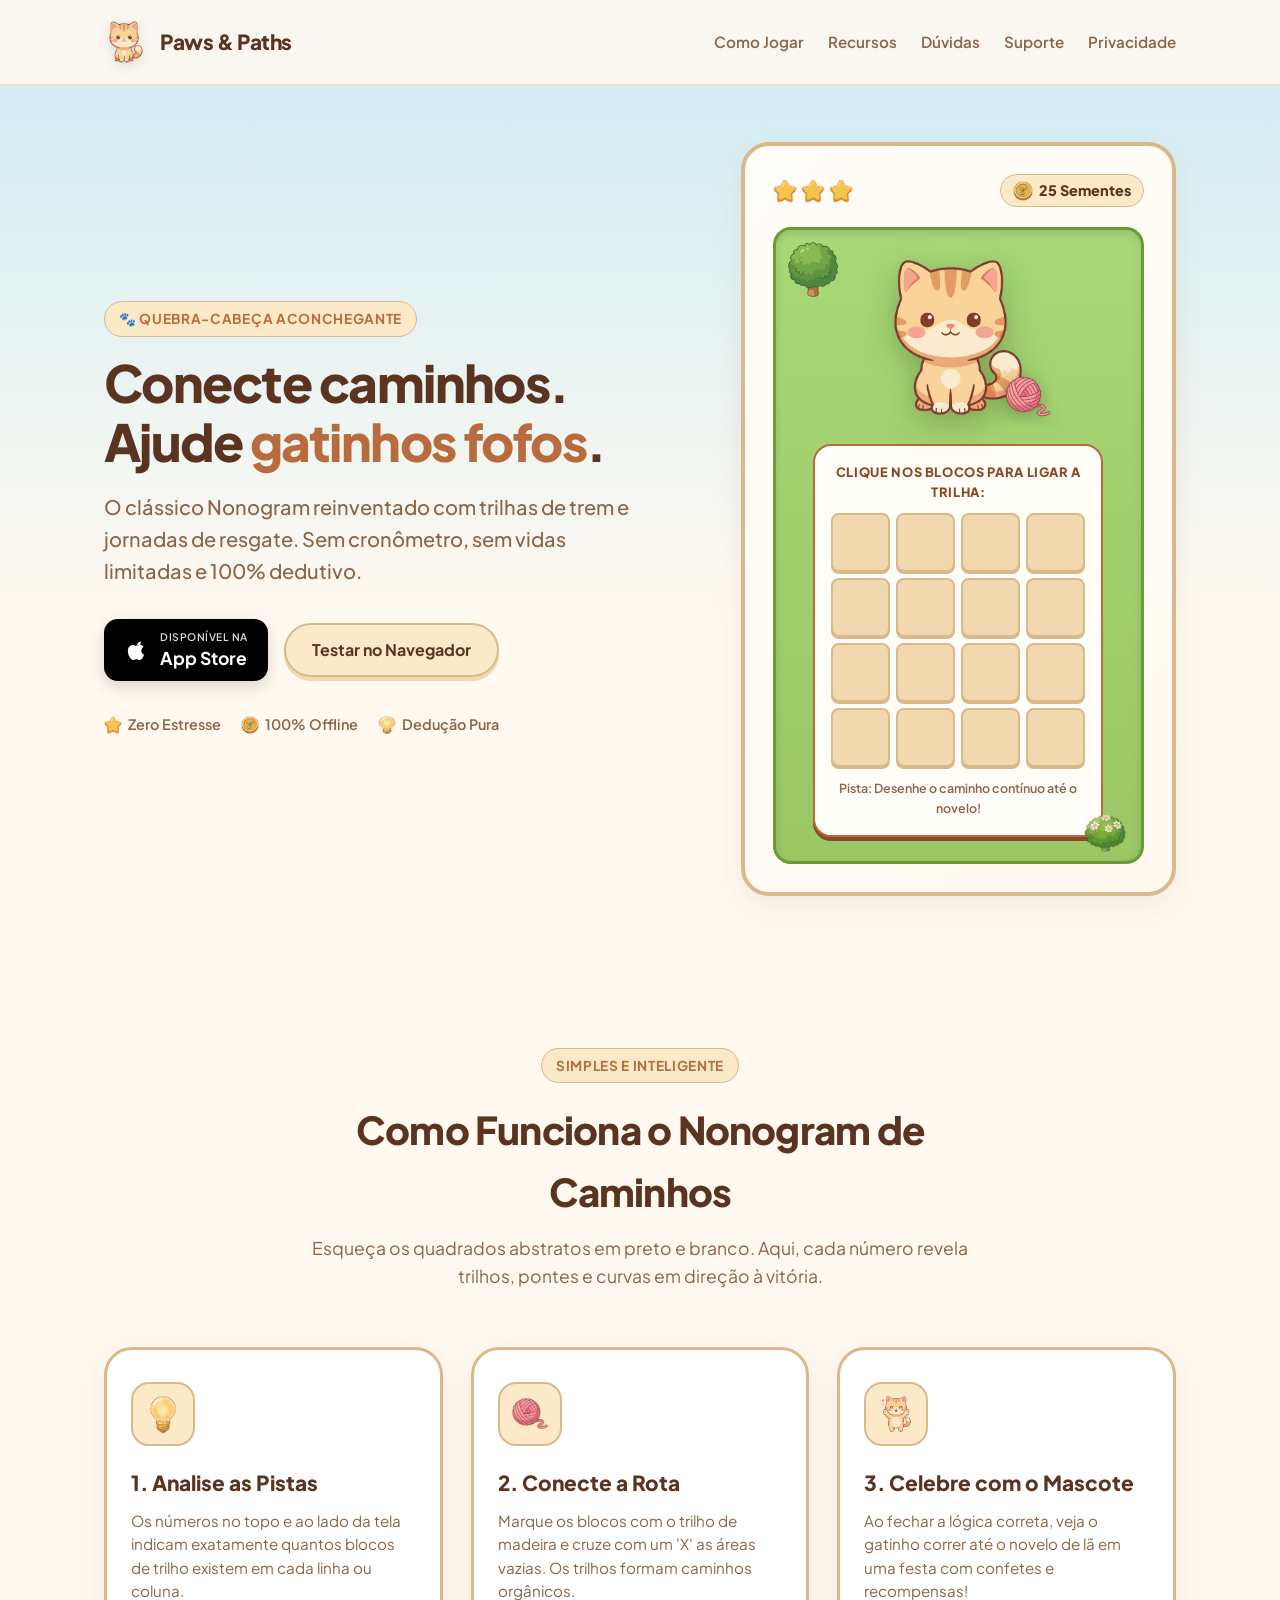
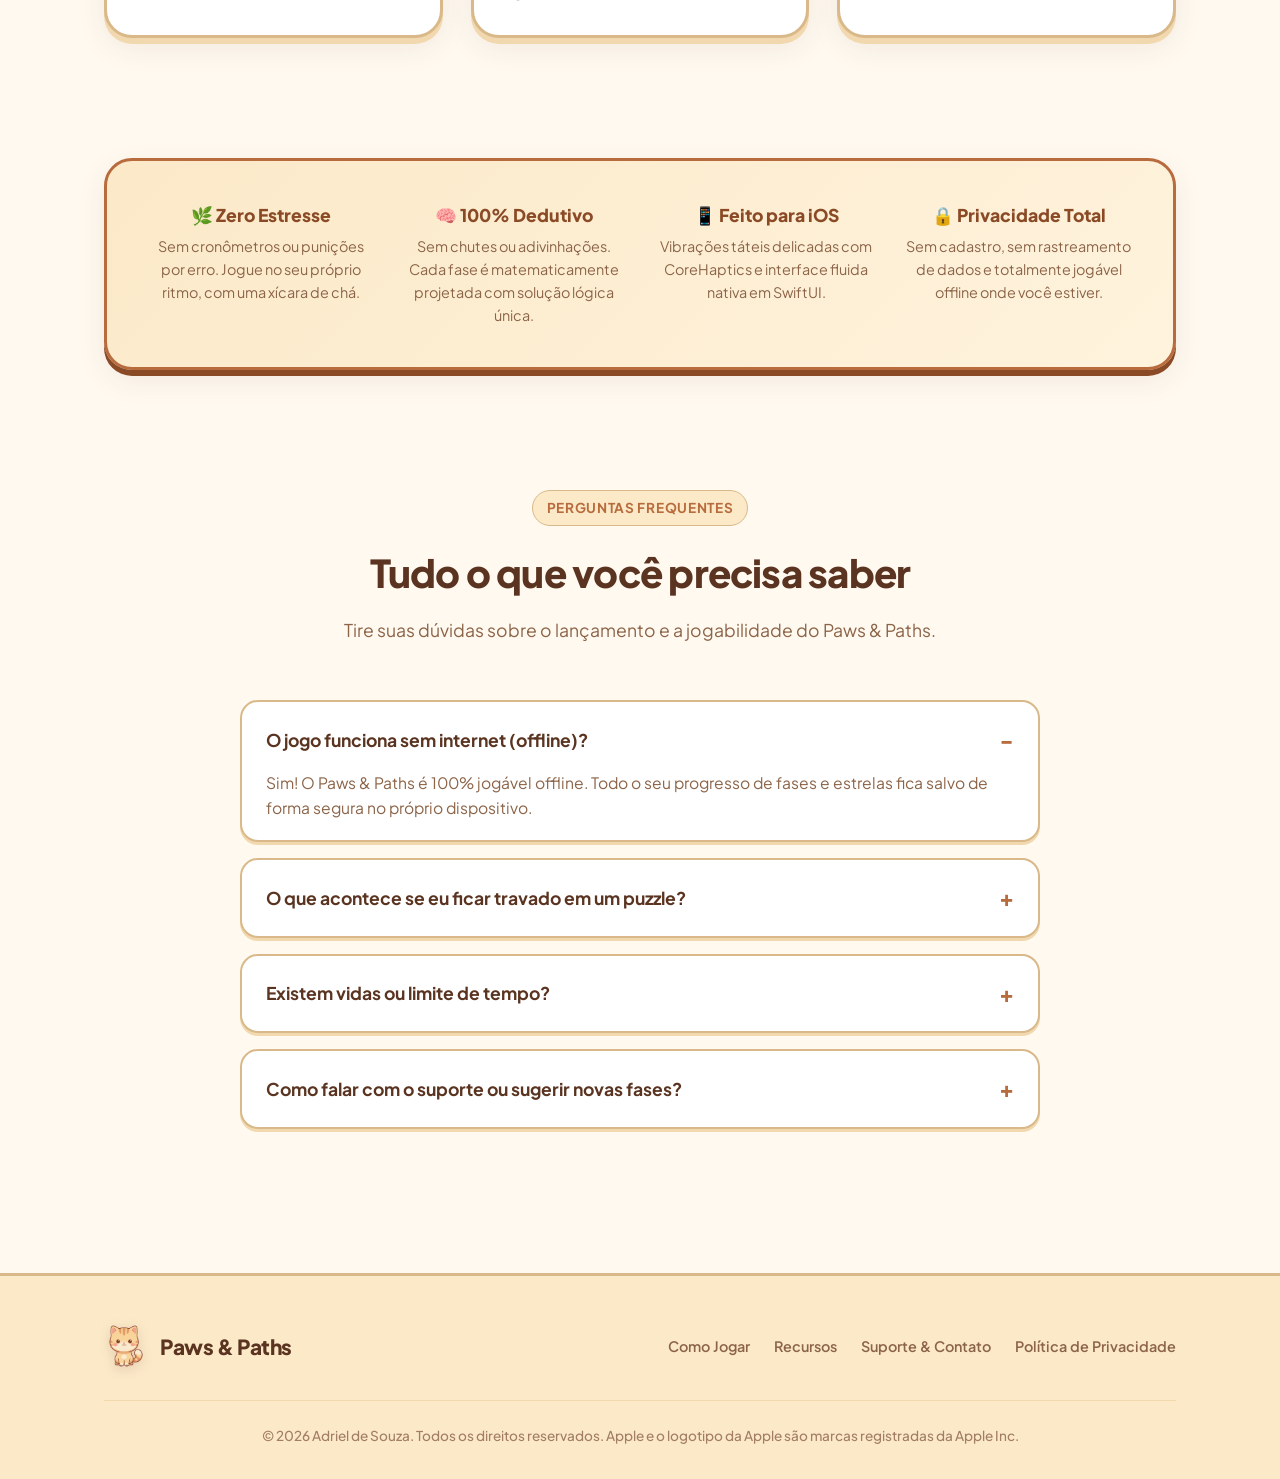
<file: docs/index.html>
<!DOCTYPE html>
<html lang="pt-BR">
<head>
  <meta charset="UTF-8">
  <meta name="viewport" content="width=device-width, initial-scale=1.0">
  <title>Paws & Paths — Cozy Nonogram Puzzle Game para iOS</title>
  <meta name="description" content="Guie mascotes fofos em quebra-cabeças relaxantes de Nonogram. Conecte trilhos, colecione estrelas e relaxe sem cronômetro ou vidas limitadas no iOS.">
  <link rel="icon" type="image/png" href="assets/mascot_kitten_idle.png">
  <link rel="stylesheet" href="style.css">
</head>
<body>
  <div class="sky-meadow-backdrop"></div>

  <!-- Header -->
  <header class="site-header" id="site-header">
    <div class="container nav-wrap">
      <a href="index.html" class="brand-link" id="brand-link">
        <img src="assets/mascot_kitten_idle.png" alt="Paws & Paths Gatinho" class="brand-icon">
        <span>Paws & Paths</span>
      </a>

      <nav aria-label="Navegação principal">
        <ul class="nav-links">
          <li><a href="#como-jogar" id="nav-how-to-play">Como Jogar</a></li>
          <li><a href="#recursos" id="nav-features">Recursos</a></li>
          <li><a href="#faq" id="nav-faq">Dúvidas</a></li>
          <li><a href="support.html" id="nav-support">Suporte</a></li>
          <li><a href="privacy.html" id="nav-privacy">Privacidade</a></li>
        </ul>
      </nav>
    </div>
  </header>

  <!-- Main Content -->
  <main>
    <!-- Hero Section -->
    <section class="hero" id="hero-section">
      <div class="container hero-grid">
        <div class="hero-content">
          <div class="cozy-pill">
            <span>🐾 Quebra-Cabeça Aconchegante</span>
          </div>
          <h1>Conecte caminhos.<br>Ajude <span class="highlight">gatinhos fofos</span>.</h1>
          <p class="hero-subtitle">
            O clássico Nonogram reinventado com trilhas de trem e jornadas de resgate. Sem cronômetro, sem vidas limitadas e 100% dedutivo.
          </p>

          <div class="hero-actions">
            <a href="https://apple.co" class="appstore-badge" id="btn-appstore-download">
              <svg width="24" height="24" viewBox="0 0 24 24" fill="currentColor">
                <path d="M18.71 19.5c-.83 1.24-1.71 2.45-3.05 2.47-1.34.03-1.77-.79-3.29-.79-1.53 0-2 .77-3.27.82-1.31.05-2.3-1.32-3.14-2.53C4.25 17 2.94 12.45 4.7 9.39c.87-1.52 2.43-2.48 4.12-2.51 1.28-.02 2.5.87 3.29.87.78 0 2.26-1.07 3.81-.91.65.03 2.47.26 3.64 1.98-.09.06-2.17 1.28-2.15 3.81.03 3.02 2.65 4.03 2.68 4.04-.03.07-.42 1.44-1.38 2.83M15.97 6.37c.62-.75 1.04-1.8 0.92-2.87-.9.04-2 .6-2.65 1.35-.58.65-1.08 1.73-.95 2.76 1.01.08 2.05-.49 2.68-1.24z"/>
              </svg>
              <div>
                <span class="badge-sub">Disponível na</span>
                <span class="badge-main">App Store</span>
              </div>
            </a>
            <a href="#mini-puzzle" class="btn btn-cream" id="btn-test-drive">Testar no Navegador</a>
          </div>

          <div class="trust-bullets">
            <div class="trust-item">
              <img src="assets/icon_star.png" alt="Estrela" width="18" height="18">
              <span>Zero Estresse</span>
            </div>
            <div class="trust-item">
              <img src="assets/icon_seed_coin.png" alt="Semente" width="18" height="18">
              <span>100% Offline</span>
            </div>
            <div class="trust-item">
              <img src="assets/icon_hint_lamp.png" alt="Dica" width="18" height="18">
              <span>Dedução Pura</span>
            </div>
          </div>
        </div>

        <!-- Diorama Visual Card with Interactive Mini Nonogram -->
        <div class="hero-visual">
          <div class="diorama-frame">
            <div class="diorama-top">
              <div class="stars-row">
                <img src="assets/icon_star.png" alt="Estrela 1">
                <img src="assets/icon_star.png" alt="Estrela 2">
                <img src="assets/icon_star.png" alt="Estrela 3">
              </div>
              <div class="coins-badge">
                <img src="assets/icon_seed_coin.png" alt="Moedas">
                <span id="demo-coins-counter">25 Sementes</span>
              </div>
            </div>

            <div class="diorama-scene">
              <div class="scene-decorations">
                <img src="assets/prop_tree.png" alt="Árvore" class="decor-tree">
                <img src="assets/prop_flower_bush.png" alt="Arbusto" class="decor-bush">
              </div>

              <div class="mascot-hero-wrap">
                <img src="assets/mascot_kitten_idle.png" alt="Gatinho Mascote" id="hero-mascot-img" class="mascot-hero-img">
                <img src="assets/prop_yarn_ball.png" alt="Novelo de Lã" class="yarn-hero-img">
              </div>

              <!-- Interactive Mini-Puzzle Demo -->
              <div class="mini-puzzle-box" id="mini-puzzle">
                <div class="mini-puzzle-header" id="puzzle-status-text">Clique nos blocos para ligar a trilha:</div>
                <div class="mini-grid" id="mini-nonogram-grid">
                  <!-- Cells will be populated by JS -->
                </div>
                <div class="mini-puzzle-footer" id="puzzle-clue-hint">
                  Pista: Desenhe o caminho contínuo até o novelo!
                </div>
              </div>
            </div>
          </div>
        </div>
      </div>
    </section>

    <!-- Como Jogar Section -->
    <section class="section" id="como-jogar">
      <div class="container">
        <div class="section-head">
          <div class="cozy-pill">Simples e Inteligente</div>
          <h2>Como Funciona o Nonogram de Caminhos</h2>
          <p>Esqueça os quadrados abstratos em preto e branco. Aqui, cada número revela trilhos, pontes e curvas em direção à vitória.</p>
        </div>

        <div class="features-grid">
          <div class="feature-card">
            <div class="card-icon-wrap">
              <img src="assets/icon_hint_lamp.png" alt="Pistas">
            </div>
            <h3>1. Analise as Pistas</h3>
            <p>Os números no topo e ao lado da tela indicam exatamente quantos blocos de trilho existem em cada linha ou coluna.</p>
          </div>

          <div class="feature-card">
            <div class="card-icon-wrap">
              <img src="assets/prop_yarn_ball.png" alt="Trilhas">
            </div>
            <h3>2. Conecte a Rota</h3>
            <p>Marque os blocos com o trilho de madeira e cruze com um 'X' as áreas vazias. Os trilhos formam caminhos orgânicos.</p>
          </div>

          <div class="feature-card">
            <div class="card-icon-wrap">
              <img src="assets/mascot_kitten_celebrate.png" alt="Comemoração">
            </div>
            <h3>3. Celebre com o Mascote</h3>
            <p>Ao fechar a lógica correta, veja o gatinho correr até o novelo de lã em uma festa com confetes e recompensas!</p>
          </div>
        </div>
      </div>
    </section>

    <!-- Banner Pillars -->
    <section class="container">
      <div class="cozy-box-banner">
        <div class="pillars-grid">
          <div class="pillar-item">
            <h4>🌿 Zero Estresse</h4>
            <p>Sem cronômetros ou punições por erro. Jogue no seu próprio ritmo, com uma xícara de chá.</p>
          </div>
          <div class="pillar-item">
            <h4>🧠 100% Dedutivo</h4>
            <p>Sem chutes ou adivinhações. Cada fase é matematicamente projetada com solução lógica única.</p>
          </div>
          <div class="pillar-item">
            <h4>📱 Feito para iOS</h4>
            <p>Vibrações táteis delicadas com CoreHaptics e interface fluida nativa em SwiftUI.</p>
          </div>
          <div class="pillar-item">
            <h4>🔒 Privacidade Total</h4>
            <p>Sem cadastro, sem rastreamento de dados e totalmente jogável offline onde você estiver.</p>
          </div>
        </div>
      </div>
    </section>

    <!-- FAQ Section -->
    <section class="section" id="faq">
      <div class="container">
        <div class="section-head">
          <div class="cozy-pill">Perguntas Frequentes</div>
          <h2>Tudo o que você precisa saber</h2>
          <p>Tire suas dúvidas sobre o lançamento e a jogabilidade do Paws & Paths.</p>
        </div>

        <div class="faq-list">
          <details class="faq-item" open>
            <summary>O jogo funciona sem internet (offline)?</summary>
            <p>Sim! O Paws & Paths é 100% jogável offline. Todo o seu progresso de fases e estrelas fica salvo de forma segura no próprio dispositivo.</p>
          </details>

          <details class="faq-item">
            <summary>O que acontece se eu ficar travado em um puzzle?</summary>
            <p>Você pode usar o sistema de Dicas amigáveis usando as Sementes obtidas ao completar fases anteriores. A dica revela uma célula lógica sem estragar o desafio.</p>
          </details>

          <details class="faq-item">
            <summary>Existem vidas ou limite de tempo?</summary>
            <p>Não. Acreditamos na filosofia "cozy": você nunca perderá vidas, não sofrerá penalidades e pode reiniciar ou desfazer movimentos a qualquer momento.</p>
          </details>

          <details class="faq-item">
            <summary>Como falar com o suporte ou sugerir novas fases?</summary>
            <p>Você pode entrar em contato conosco a qualquer momento através da nossa <a href="support.html">Página de Suporte</a> ou pelo e-mail oficial.</p>
          </details>
        </div>
      </div>
    </section>
  </main>

  <!-- Footer -->
  <footer class="site-footer">
    <div class="container">
      <div class="footer-grid">
        <div class="brand-link">
          <img src="assets/mascot_kitten_idle.png" alt="Logo" class="brand-icon">
          <span>Paws & Paths</span>
        </div>

        <ul class="footer-nav">
          <li><a href="#como-jogar">Como Jogar</a></li>
          <li><a href="#recursos">Recursos</a></li>
          <li><a href="support.html">Suporte & Contato</a></li>
          <li><a href="privacy.html">Política de Privacidade</a></li>
        </ul>
      </div>

      <div class="footer-copy">
        <p>&copy; 2026 Adriel de Souza. Todos os direitos reservados. Apple e o logotipo da Apple são marcas registradas da Apple Inc.</p>
      </div>
    </div>
  </footer>

  <!-- Interactive Mini-Nonogram Script -->
  <script>
    // 4x4 Mini Nonogram Puzzle Solution:
    // [1, 1, 0, 0]
    // [0, 1, 1, 0]
    // [0, 0, 1, 1]
    // [0, 0, 0, 1]
    const solution = [
      [1, 1, 0, 0],
      [0, 1, 1, 0],
      [0, 0, 1, 1],
      [0, 0, 0, 1]
    ];
    let userState = [
      [0, 0, 0, 0],
      [0, 0, 0, 0],
      [0, 0, 0, 0],
      [0, 0, 0, 0]
    ];

    const gridEl = document.getElementById('mini-nonogram-grid');
    const mascotEl = document.getElementById('hero-mascot-img');
    const statusText = document.getElementById('puzzle-status-text');

    function checkWin() {
      for (let r = 0; r < 4; r++) {
        for (let c = 0; c < 4; c++) {
          const expected = solution[r][c];
          const actual = userState[r][c] === 1 ? 1 : 0;
          if (expected !== actual) return false;
        }
      }
      return true;
    }

    function renderGrid() {
      gridEl.innerHTML = '';
      for (let r = 0; r < 4; r++) {
        for (let c = 0; c < 4; c++) {
          const cell = document.createElement('div');
          cell.className = 'mini-cell';
          const val = userState[r][c];
          if (val === 1) {
            cell.classList.add('marked-path');
            cell.textContent = '🛤️';
          } else if (val === 2) {
            cell.classList.add('marked-cross');
            cell.textContent = '✕';
          }

          cell.addEventListener('click', () => {
            // Cycle: 0 (empty) -> 1 (path) -> 2 (cross) -> 0
            userState[r][c] = (userState[r][c] + 1) % 3;
            renderGrid();

            if (checkWin()) {
              statusText.textContent = '🎉 Parabéns! O gatinho chegou ao novelo!';
              statusText.style.color = '#4E9632';
              mascotEl.src = 'assets/mascot_kitten_celebrate.png';
            } else {
              mascotEl.src = 'assets/mascot_kitten_idle.png';
            }
          });

          gridEl.appendChild(cell);
        }
      }
    }

    renderGrid();
  </script>
</body>
</html>
</file>
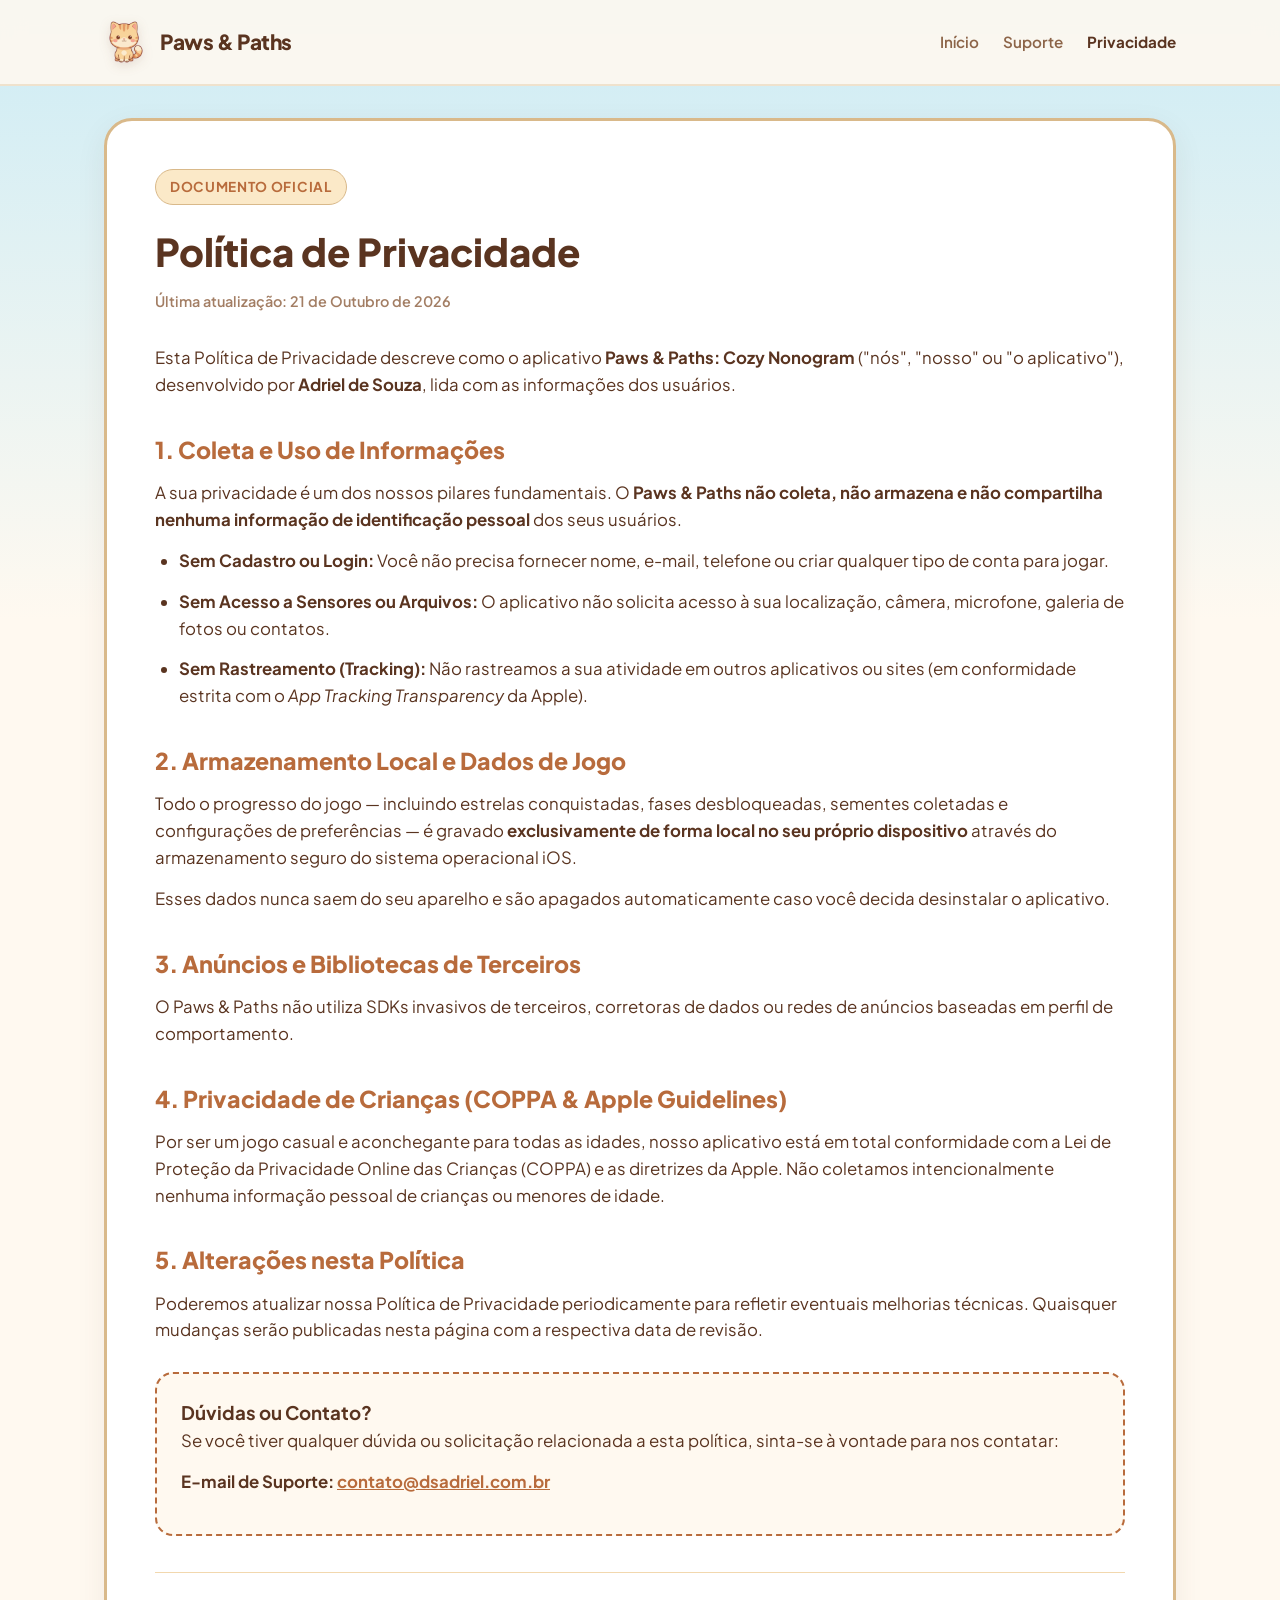
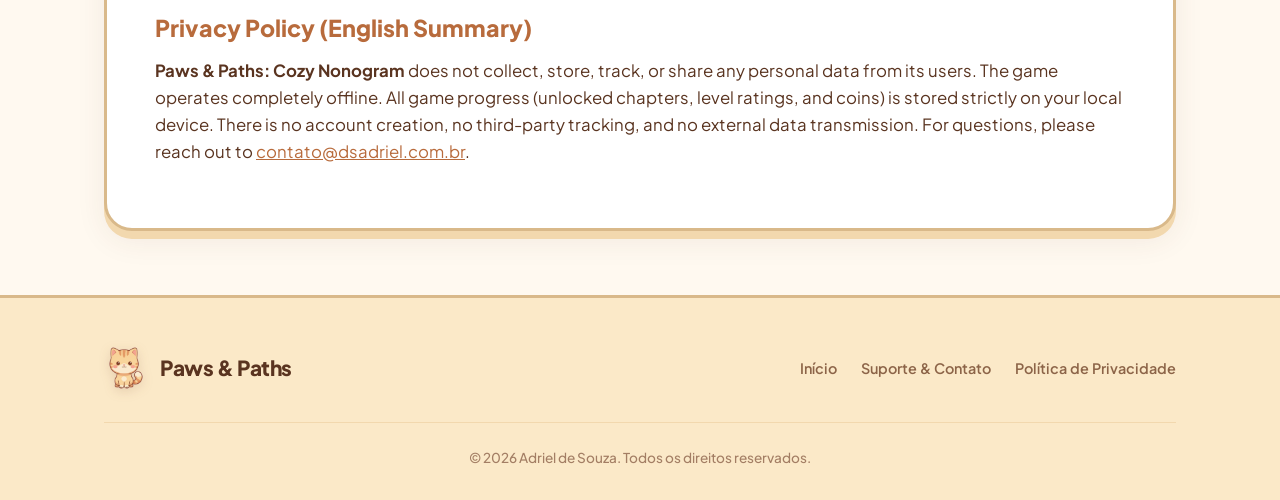
<file: docs/privacy.html>
<!DOCTYPE html>
<html lang="pt-BR">
<head>
  <meta charset="UTF-8">
  <meta name="viewport" content="width=device-width, initial-scale=1.0">
  <title>Política de Privacidade — Paws & Paths</title>
  <meta name="description" content="Política de Privacidade oficial do aplicativo Paws & Paths: Cozy Nonogram para iOS. Saiba como seus dados são protegidos.">
  <link rel="icon" type="image/png" href="assets/mascot_kitten_idle.png">
  <link rel="stylesheet" href="style.css">
</head>
<body>
  <div class="sky-meadow-backdrop"></div>

  <!-- Header -->
  <header class="site-header" id="site-header">
    <div class="container nav-wrap">
      <a href="index.html" class="brand-link" id="brand-link">
        <img src="assets/mascot_kitten_idle.png" alt="Paws & Paths Gatinho" class="brand-icon">
        <span>Paws & Paths</span>
      </a>

      <nav aria-label="Navegação secundária">
        <ul class="nav-links">
          <li><a href="index.html">Início</a></li>
          <li><a href="support.html">Suporte</a></li>
          <li><a href="privacy.html" class="active">Privacidade</a></li>
        </ul>
      </nav>
    </div>
  </header>

  <!-- Main Content -->
  <main class="container">
    <article class="content-card">
      <div class="cozy-pill">Documento Oficial</div>
      <h1>Política de Privacidade</h1>
      <span class="meta-date">Última atualização: 21 de Outubro de 2026</span>

      <p>
        Esta Política de Privacidade descreve como o aplicativo <strong>Paws & Paths: Cozy Nonogram</strong> ("nós", "nosso" ou "o aplicativo"), desenvolvido por <strong>Adriel de Souza</strong>, lida com as informações dos usuários.
      </p>

      <h2>1. Coleta e Uso de Informações</h2>
      <p>
        A sua privacidade é um dos nossos pilares fundamentais. O <strong>Paws & Paths não coleta, não armazena e não compartilha nenhuma informação de identificação pessoal</strong> dos seus usuários.
      </p>
      <ul>
        <li><strong>Sem Cadastro ou Login:</strong> Você não precisa fornecer nome, e-mail, telefone ou criar qualquer tipo de conta para jogar.</li>
        <li><strong>Sem Acesso a Sensores ou Arquivos:</strong> O aplicativo não solicita acesso à sua localização, câmera, microfone, galeria de fotos ou contatos.</li>
        <li><strong>Sem Rastreamento (Tracking):</strong> Não rastreamos a sua atividade em outros aplicativos ou sites (em conformidade estrita com o <em>App Tracking Transparency</em> da Apple).</li>
      </ul>

      <h2>2. Armazenamento Local e Dados de Jogo</h2>
      <p>
        Todo o progresso do jogo — incluindo estrelas conquistadas, fases desbloqueadas, sementes coletadas e configurações de preferências — é gravado <strong>exclusivamente de forma local no seu próprio dispositivo</strong> através do armazenamento seguro do sistema operacional iOS.
      </p>
      <p>
        Esses dados nunca saem do seu aparelho e são apagados automaticamente caso você decida desinstalar o aplicativo.
      </p>

      <h2>3. Anúncios e Bibliotecas de Terceiros</h2>
      <p>
        O Paws & Paths não utiliza SDKs invasivos de terceiros, corretoras de dados ou redes de anúncios baseadas em perfil de comportamento.
      </p>

      <h2>4. Privacidade de Crianças (COPPA & Apple Guidelines)</h2>
      <p>
        Por ser um jogo casual e aconchegante para todas as idades, nosso aplicativo está em total conformidade com a Lei de Proteção da Privacidade Online das Crianças (COPPA) e as diretrizes da Apple. Não coletamos intencionalmente nenhuma informação pessoal de crianças ou menores de idade.
      </p>

      <h2>5. Alterações nesta Política</h2>
      <p>
        Poderemos atualizar nossa Política de Privacidade periodicamente para refletir eventuais melhorias técnicas. Quaisquer mudanças serão publicadas nesta página com a respectiva data de revisão.
      </p>

      <div class="contact-box">
        <h3>Dúvidas ou Contato?</h3>
        <p>Se você tiver qualquer dúvida ou solicitação relacionada a esta política, sinta-se à vontade para nos contatar:</p>
        <p><strong>E-mail de Suporte:</strong> <a href="mailto:contato@dsadriel.com.br" style="color: var(--wood-base); font-weight: 700;">contato@dsadriel.com.br</a></p>
      </div>

      <hr style="border: 0; border-top: 1px solid var(--cream-inset); margin: 36px 0;">

      <!-- English Version for Global App Store Compliance -->
      <h2>Privacy Policy (English Summary)</h2>
      <p>
        <strong>Paws & Paths: Cozy Nonogram</strong> does not collect, store, track, or share any personal data from its users. The game operates completely offline. All game progress (unlocked chapters, level ratings, and coins) is stored strictly on your local device. There is no account creation, no third-party tracking, and no external data transmission. For questions, please reach out to <a href="mailto:contato@dsadriel.com.br" style="color: var(--wood-base);">contato@dsadriel.com.br</a>.
      </p>
    </article>
  </main>

  <!-- Footer -->
  <footer class="site-footer">
    <div class="container">
      <div class="footer-grid">
        <div class="brand-link">
          <img src="assets/mascot_kitten_idle.png" alt="Logo" class="brand-icon">
          <span>Paws & Paths</span>
        </div>

        <ul class="footer-nav">
          <li><a href="index.html">Início</a></li>
          <li><a href="support.html">Suporte & Contato</a></li>
          <li><a href="privacy.html">Política de Privacidade</a></li>
        </ul>
      </div>

      <div class="footer-copy">
        <p>&copy; 2026 Adriel de Souza. Todos os direitos reservados.</p>
      </div>
    </div>
  </footer>
</body>
</html>
</file>
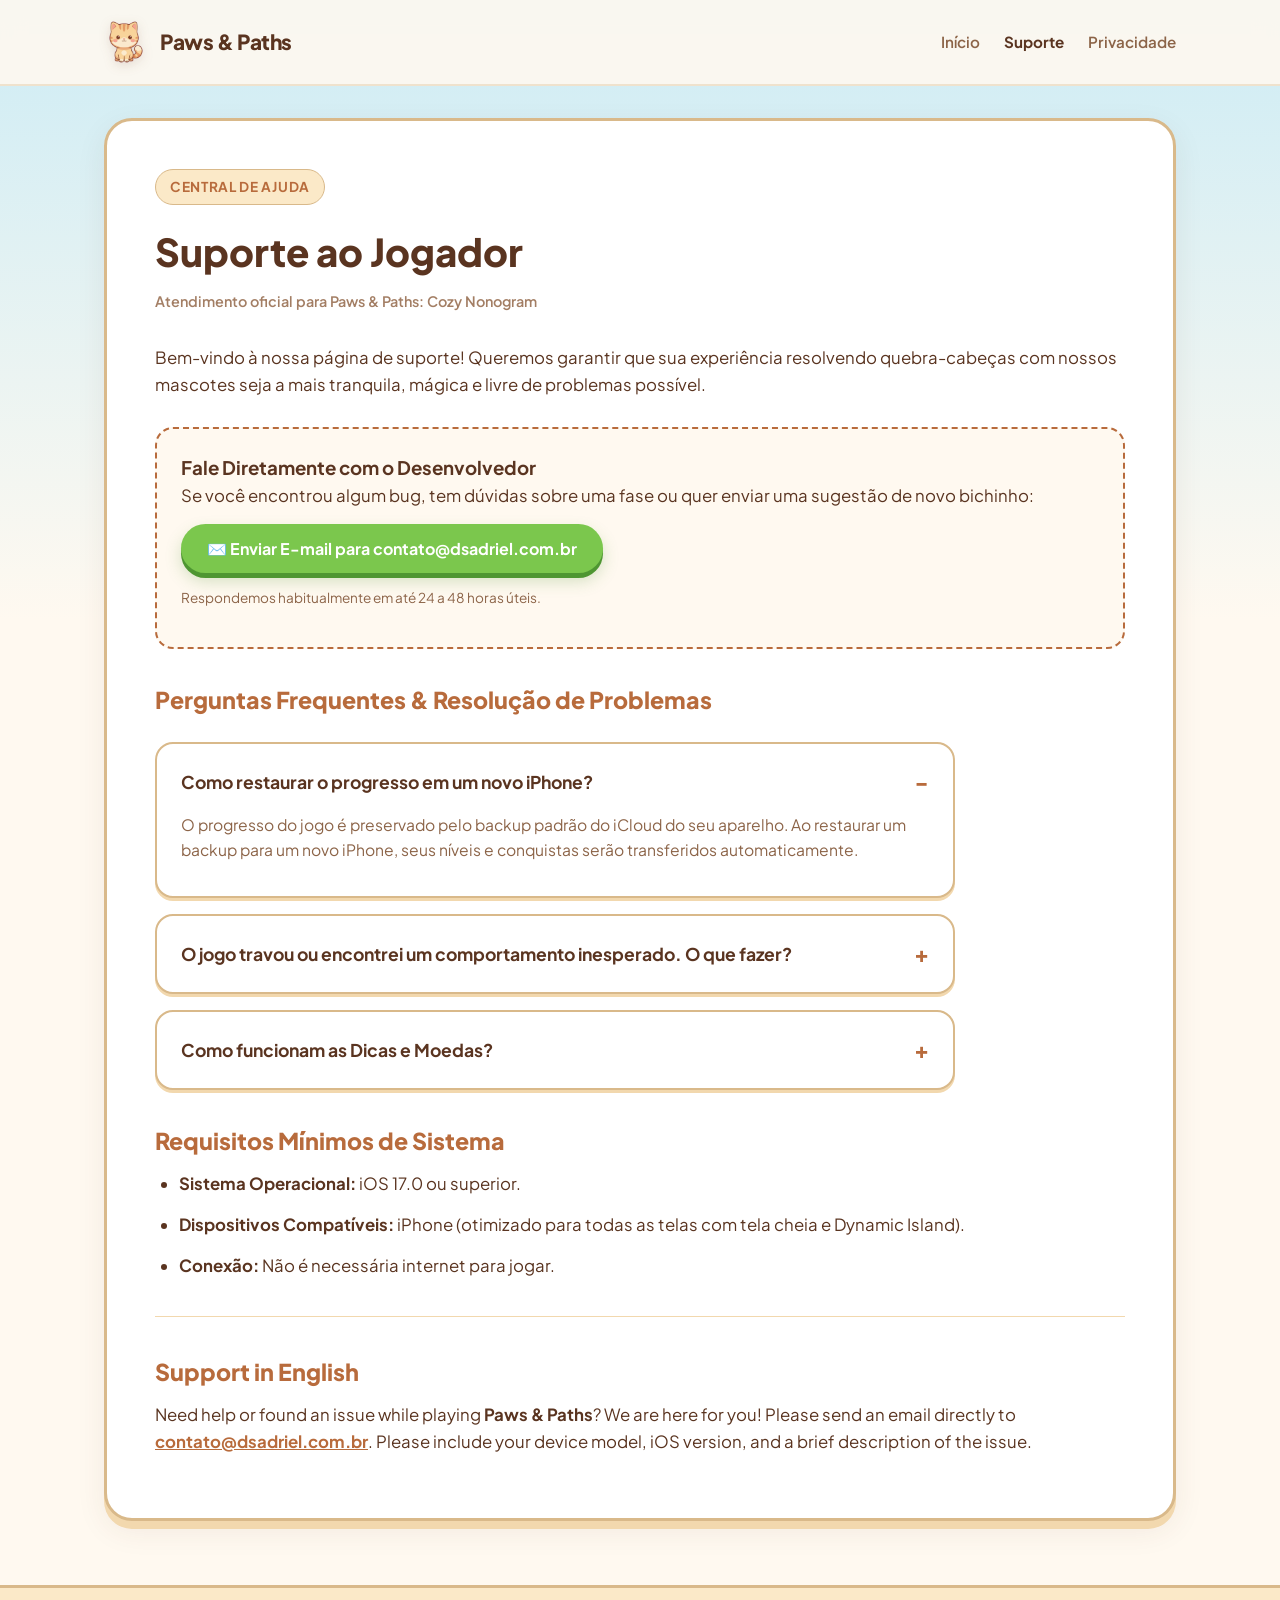
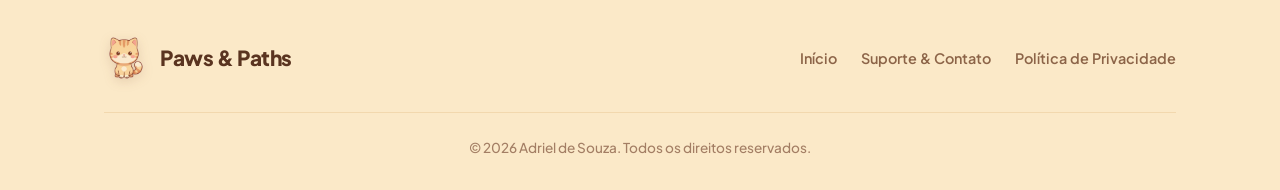
<file: docs/support.html>
<!DOCTYPE html>
<html lang="pt-BR">
<head>
  <meta charset="UTF-8">
  <meta name="viewport" content="width=device-width, initial-scale=1.0">
  <title>Central de Suporte & Ajuda — Paws & Paths</title>
  <meta name="description" content="Central de suporte oficial do jogo Paws & Paths para iOS. Encontre respostas para dúvidas frequentes ou fale com o desenvolvedor.">
  <link rel="icon" type="image/png" href="assets/mascot_kitten_idle.png">
  <link rel="stylesheet" href="style.css">
</head>
<body>
  <div class="sky-meadow-backdrop"></div>

  <!-- Header -->
  <header class="site-header" id="site-header">
    <div class="container nav-wrap">
      <a href="index.html" class="brand-link" id="brand-link">
        <img src="assets/mascot_kitten_idle.png" alt="Paws & Paths Gatinho" class="brand-icon">
        <span>Paws & Paths</span>
      </a>

      <nav aria-label="Navegação secundária">
        <ul class="nav-links">
          <li><a href="index.html">Início</a></li>
          <li><a href="support.html" class="active">Suporte</a></li>
          <li><a href="privacy.html">Privacidade</a></li>
        </ul>
      </nav>
    </div>
  </header>

  <!-- Main Content -->
  <main class="container">
    <article class="content-card">
      <div class="cozy-pill">Central de Ajuda</div>
      <h1>Suporte ao Jogador</h1>
      <span class="meta-date">Atendimento oficial para Paws & Paths: Cozy Nonogram</span>

      <p>
        Bem-vindo à nossa página de suporte! Queremos garantir que sua experiência resolvendo quebra-cabeças com nossos mascotes seja a mais tranquila, mágica e livre de problemas possível.
      </p>

      <div class="contact-box">
        <h3>Fale Diretamente com o Desenvolvedor</h3>
        <p>Se você encontrou algum bug, tem dúvidas sobre uma fase ou quer enviar uma sugestão de novo bichinho:</p>
        <p style="margin-top: 12px;">
          <a href="mailto:contato@dsadriel.com.br?subject=Suporte%20Paws%20%26%20Paths" class="btn btn-green">
            ✉️ Enviar E-mail para contato@dsadriel.com.br
          </a>
        </p>
        <p style="font-size: 0.85rem; color: var(--ink-secondary); margin-top: 10px;">
          Respondemos habitualmente em até 24 a 48 horas úteis.
        </p>
      </div>

      <h2>Perguntas Frequentes & Resolução de Problemas</h2>

      <div class="faq-list" style="margin: 24px 0;">
        <details class="faq-item" open>
          <summary>Como restaurar o progresso em um novo iPhone?</summary>
          <p>O progresso do jogo é preservado pelo backup padrão do iCloud do seu aparelho. Ao restaurar um backup para um novo iPhone, seus níveis e conquistas serão transferidos automaticamente.</p>
        </details>

        <details class="faq-item">
          <summary>O jogo travou ou encontrei um comportamento inesperado. O que fazer?</summary>
          <p>Experimente fechar totalmente o app pelo multitarefa do iOS e reabri-lo. Se o erro persistir, nos envie um e-mail informando o modelo do seu iPhone e a versão do iOS para que possamos corrigir rapidamente.</p>
        </details>

        <details class="faq-item">
          <summary>Como funcionam as Dicas e Moedas?</summary>
          <p>Você ganha Sementes completando novas fases e obtendo 3 estrelas. Essas moedas podem ser usadas no botão da lâmpada de óleo dentro de qualquer fase para revelar uma casa do caminho.</p>
        </details>
      </div>

      <h2>Requisitos Mínimos de Sistema</h2>
      <ul>
        <li><strong>Sistema Operacional:</strong> iOS 17.0 ou superior.</li>
        <li><strong>Dispositivos Compatíveis:</strong> iPhone (otimizado para todas as telas com tela cheia e Dynamic Island).</li>
        <li><strong>Conexão:</strong> Não é necessária internet para jogar.</li>
      </ul>

      <hr style="border: 0; border-top: 1px solid var(--cream-inset); margin: 36px 0;">

      <!-- English Support Section -->
      <h2>Support in English</h2>
      <p>
        Need help or found an issue while playing <strong>Paws & Paths</strong>? We are here for you! Please send an email directly to <a href="mailto:contato@dsadriel.com.br?subject=Paws%20%26%20Paths%20Support" style="color: var(--wood-base); font-weight: 700;">contato@dsadriel.com.br</a>. Please include your device model, iOS version, and a brief description of the issue.
      </p>
    </article>
  </main>

  <!-- Footer -->
  <footer class="site-footer">
    <div class="container">
      <div class="footer-grid">
        <div class="brand-link">
          <img src="assets/mascot_kitten_idle.png" alt="Logo" class="brand-icon">
          <span>Paws & Paths</span>
        </div>

        <ul class="footer-nav">
          <li><a href="index.html">Início</a></li>
          <li><a href="support.html">Suporte & Contato</a></li>
          <li><a href="privacy.html">Política de Privacidade</a></li>
        </ul>
      </div>

      <div class="footer-copy">
        <p>&copy; 2026 Adriel de Souza. Todos os direitos reservados.</p>
      </div>
    </div>
  </footer>
</body>
</html>
</file>
<file: docs/style.css>
@import url('https://fonts.googleapis.com/css2?family=Plus+Jakarta+Sans:wght@400;500;600;700;800&display=swap');

:root {
  --wood-light: #D9935C;
  --wood-base: #B86B3C;
  --wood-dark: #8A4A26;
  --wood-outline: #6B3518;

  --cream-surface: #FFF9F0;
  --cream-panel: #FBE9C8;
  --cream-inset: #F2D8AE;
  --cream-outline: #D9B98A;

  --ink-primary: #5A3420;
  --ink-secondary: #8C6448;
  --ink-muted: #A37E64;

  --action-green: #7BC74D;
  --action-green-lip: #4E9632;

  --action-blue: #4CB8E8;
  --action-blue-lip: #2E86B8;

  --action-gold: #F7C548;
  --action-gold-lip: #C9922A;

  --action-coral: #EE6A4E;
  --action-coral-lip: #B8442E;

  --meadow-sky: #CDECF5;
  --meadow-grass: #9BC765;
  --meadow-deep: #6B9A38;

  --radius-sm: 10px;
  --radius-md: 18px;
  --radius-lg: 28px;
  --radius-full: 9999px;

  --shadow-cozy: 0 10px 30px rgba(90, 52, 32, 0.08);
}

* {
  box-sizing: border-box;
  margin: 0;
  padding: 0;
}

body {
  font-family: 'Plus Jakarta Sans', -apple-system, BlinkMacSystemFont, sans-serif;
  background-color: var(--cream-surface);
  color: var(--ink-primary);
  line-height: 1.6;
  overflow-x: hidden;
  -webkit-font-smoothing: antialiased;
}

/* Background Atmosphere */
.sky-meadow-backdrop {
  position: absolute;
  top: 0;
  left: 0;
  right: 0;
  height: 620px;
  background: linear-gradient(180deg, var(--meadow-sky) 0%, rgba(205, 236, 245, 0.3) 70%, var(--cream-surface) 100%);
  z-index: -1;
  pointer-events: none;
}

/* Containers */
.container {
  max-width: 1120px;
  margin: 0 auto;
  padding: 0 24px;
}

/* Header & Navigation */
header.site-header {
  padding: 20px 0;
  position: sticky;
  top: 0;
  z-index: 100;
  background: rgba(255, 249, 240, 0.88);
  backdrop-filter: blur(12px);
  border-bottom: 2px solid rgba(217, 185, 138, 0.35);
}

.nav-wrap {
  display: flex;
  align-items: center;
  justify-content: space-between;
}

.brand-link {
  display: flex;
  align-items: center;
  gap: 12px;
  text-decoration: none;
  color: var(--ink-primary);
  font-weight: 800;
  font-size: 1.3rem;
  letter-spacing: -0.02em;
}

.brand-icon {
  width: 44px;
  height: 44px;
  object-fit: contain;
  filter: drop-shadow(0 3px 6px rgba(107, 53, 24, 0.15));
  animation: gentleBob 3s ease-in-out infinite;
}

.nav-links {
  display: flex;
  align-items: center;
  gap: 24px;
  list-style: none;
}

.nav-links a {
  text-decoration: none;
  color: var(--ink-secondary);
  font-weight: 600;
  font-size: 0.95rem;
  transition: color 0.15s ease;
}

.nav-links a:hover {
  color: var(--wood-base);
}

.nav-links a.active {
  color: var(--ink-primary);
  font-weight: 700;
}

/* Cozy Wooden & Action Buttons */
.btn {
  display: inline-flex;
  align-items: center;
  justify-content: center;
  gap: 10px;
  padding: 12px 26px;
  font-family: inherit;
  font-weight: 700;
  font-size: 1rem;
  border-radius: var(--radius-full);
  text-decoration: none;
  cursor: pointer;
  border: none;
  outline: none;
  transition: transform 0.12s ease, box-shadow 0.12s ease;
  user-select: none;
}

.btn-green {
  background-color: var(--action-green);
  color: #FFFFFF;
  box-shadow: 0 5px 0 var(--action-green-lip), 0 8px 16px rgba(78, 150, 50, 0.25);
}

.btn-green:hover {
  transform: translateY(-2px);
  box-shadow: 0 7px 0 var(--action-green-lip), 0 12px 20px rgba(78, 150, 50, 0.3);
}

.btn-green:active {
  transform: translateY(3px);
  box-shadow: 0 2px 0 var(--action-green-lip);
}

.btn-wood {
  background-color: var(--wood-base);
  color: #FFFFFF;
  box-shadow: 0 5px 0 var(--wood-dark), 0 8px 16px rgba(138, 74, 38, 0.25);
}

.btn-wood:hover {
  transform: translateY(-2px);
  box-shadow: 0 7px 0 var(--wood-dark), 0 12px 20px rgba(138, 74, 38, 0.3);
}

.btn-wood:active {
  transform: translateY(3px);
  box-shadow: 0 2px 0 var(--wood-dark);
}

.btn-cream {
  background-color: var(--cream-panel);
  color: var(--ink-primary);
  border: 2px solid var(--cream-outline);
  box-shadow: 0 4px 0 var(--cream-inset);
}

.btn-cream:hover {
  transform: translateY(-2px);
  box-shadow: 0 6px 0 var(--cream-inset);
}

.btn-cream:active {
  transform: translateY(2px);
  box-shadow: 0 2px 0 var(--cream-inset);
}

/* Badges */
.cozy-pill {
  display: inline-flex;
  align-items: center;
  gap: 8px;
  background-color: var(--cream-panel);
  border: 1.5px solid var(--cream-outline);
  padding: 6px 14px;
  border-radius: var(--radius-full);
  font-size: 0.85rem;
  font-weight: 700;
  color: var(--wood-base);
  text-transform: uppercase;
  letter-spacing: 0.05em;
  margin-bottom: 16px;
}

/* Hero Section */
.hero {
  padding: 56px 0 72px;
}

.hero-grid {
  display: grid;
  grid-template-columns: 1.15fr 0.85fr;
  align-items: center;
  gap: 48px;
}

.hero-content h1 {
  font-size: 3.2rem;
  line-height: 1.15;
  font-weight: 800;
  letter-spacing: -0.03em;
  color: var(--ink-primary);
  margin-bottom: 20px;
}

.hero-content h1 span.highlight {
  color: var(--wood-base);
  position: relative;
  display: inline-block;
}

.hero-subtitle {
  font-size: 1.25rem;
  color: var(--ink-secondary);
  margin-bottom: 32px;
  font-weight: 500;
  max-width: 540px;
}

.hero-actions {
  display: flex;
  align-items: center;
  gap: 16px;
  flex-wrap: wrap;
  margin-bottom: 32px;
}

.appstore-badge {
  display: inline-flex;
  align-items: center;
  gap: 12px;
  background: #000000;
  color: #FFFFFF;
  padding: 10px 20px;
  border-radius: 14px;
  text-decoration: none;
  font-weight: 600;
  box-shadow: 0 6px 16px rgba(0, 0, 0, 0.15);
  transition: transform 0.15s ease, box-shadow 0.15s ease;
}

.appstore-badge:hover {
  transform: translateY(-2px);
  box-shadow: 0 10px 22px rgba(0, 0, 0, 0.22);
}

.badge-sub {
  font-size: 0.65rem;
  text-transform: uppercase;
  letter-spacing: 0.05em;
  display: block;
  opacity: 0.85;
}

.badge-main {
  font-size: 1.1rem;
  font-weight: 700;
  line-height: 1;
}

.trust-bullets {
  display: flex;
  gap: 20px;
  flex-wrap: wrap;
  color: var(--ink-secondary);
  font-size: 0.9rem;
  font-weight: 600;
}

.trust-item {
  display: flex;
  align-items: center;
  gap: 6px;
}

/* Hero Showcase Card / Diorama */
.hero-visual {
  position: relative;
}

.diorama-frame {
  background: linear-gradient(135deg, #FFFDF9 0%, var(--cream-surface) 100%);
  border: 4px solid var(--cream-outline);
  border-radius: var(--radius-lg);
  padding: 28px;
  box-shadow: var(--shadow-cozy), inset 0 2px 4px rgba(255, 255, 255, 0.8);
  position: relative;
}

.diorama-top {
  display: flex;
  justify-content: space-between;
  align-items: center;
  margin-bottom: 20px;
}

.stars-row {
  display: flex;
  gap: 4px;
}

.stars-row img {
  width: 24px;
  height: 24px;
}

.coins-badge {
  display: flex;
  align-items: center;
  gap: 6px;
  background: var(--cream-panel);
  border: 1.5px solid var(--cream-outline);
  border-radius: var(--radius-full);
  padding: 4px 12px;
  font-weight: 800;
  color: var(--ink-primary);
  font-size: 0.9rem;
}

.coins-badge img {
  width: 20px;
  height: 20px;
}

.diorama-scene {
  background: linear-gradient(180deg, #A8D878 0%, var(--meadow-grass) 100%);
  border: 3px solid #6B9A38;
  border-radius: var(--radius-md);
  padding: 24px 20px;
  display: flex;
  flex-direction: column;
  align-items: center;
  position: relative;
  overflow: hidden;
  box-shadow: inset 0 3px 8px rgba(0, 0, 0, 0.12);
}

.scene-decorations {
  position: absolute;
  inset: 0;
  pointer-events: none;
}

.decor-tree {
  position: absolute;
  top: 10px;
  left: 10px;
  width: 54px;
  opacity: 0.9;
}

.decor-bush {
  position: absolute;
  bottom: 8px;
  right: 14px;
  width: 44px;
  opacity: 0.9;
}

.mascot-hero-wrap {
  position: relative;
  margin-bottom: 16px;
  text-align: center;
}

.mascot-hero-img {
  width: 140px;
  height: auto;
  filter: drop-shadow(0 8px 16px rgba(50, 80, 20, 0.35));
  animation: gentleBob 2.6s ease-in-out infinite;
}

.yarn-hero-img {
  position: absolute;
  right: -24px;
  bottom: 10px;
  width: 48px;
  animation: spinSlow 12s linear infinite;
  filter: drop-shadow(0 4px 8px rgba(0, 0, 0, 0.25));
}

/* Interactive Mini-Grid (Real playable nonogram preview) */
.mini-puzzle-box {
  background: #FFFDF8;
  border: 2px solid var(--wood-base);
  border-radius: var(--radius-md);
  padding: 16px;
  box-shadow: 0 4px 0 var(--wood-dark);
  width: 100%;
  max-width: 290px;
}

.mini-puzzle-header {
  font-size: 0.8rem;
  font-weight: 800;
  color: var(--wood-dark);
  text-transform: uppercase;
  letter-spacing: 0.05em;
  text-align: center;
  margin-bottom: 10px;
}

.mini-grid {
  display: grid;
  grid-template-columns: repeat(4, 1fr);
  gap: 6px;
  margin-bottom: 12px;
}

.mini-cell {
  aspect-ratio: 1;
  background: var(--cream-inset);
  border: 2px solid var(--cream-outline);
  border-radius: 8px;
  display: flex;
  align-items: center;
  justify-content: center;
  font-weight: 800;
  font-size: 1.1rem;
  cursor: pointer;
  user-select: none;
  box-shadow: 0 2px 0 var(--cream-outline);
  transition: all 0.1s ease;
}

.mini-cell:hover {
  background: #FAF0D8;
  transform: translateY(-1px);
}

.mini-cell.marked-path {
  background: #E28743;
  color: #FFFFFF;
  border-color: #B85B24;
  box-shadow: 0 2px 0 #8A3E12;
}

.mini-cell.marked-cross {
  background: #E8DECE;
  color: #A37E64;
  border-color: #D1C4B0;
  box-shadow: 0 2px 0 #B5A58E;
}

.mini-puzzle-footer {
  text-align: center;
  font-size: 0.78rem;
  font-weight: 600;
  color: var(--ink-secondary);
}

/* Feature Cards Section */
.section {
  padding: 80px 0;
}

.section-head {
  text-align: center;
  max-width: 680px;
  margin: 0 auto 56px;
}

.section-head h2 {
  font-size: 2.4rem;
  font-weight: 800;
  letter-spacing: -0.02em;
  color: var(--ink-primary);
  margin-bottom: 12px;
}

.section-head p {
  font-size: 1.1rem;
  color: var(--ink-secondary);
}

.features-grid {
  display: grid;
  grid-template-columns: repeat(auto-fit, minmax(250px, 1fr));
  gap: 28px;
}

.feature-card {
  background: #FFFFFF;
  border: 3px solid var(--cream-outline);
  border-radius: var(--radius-lg);
  padding: 32px 24px;
  box-shadow: 0 6px 0 var(--cream-inset), var(--shadow-cozy);
  transition: transform 0.18s ease;
  position: relative;
}

.feature-card:hover {
  transform: translateY(-4px);
}

.card-icon-wrap {
  width: 64px;
  height: 64px;
  background: var(--cream-panel);
  border-radius: var(--radius-md);
  border: 2px solid var(--cream-outline);
  display: flex;
  align-items: center;
  justify-content: center;
  margin-bottom: 20px;
}

.card-icon-wrap img {
  width: 38px;
  height: 38px;
  object-fit: contain;
}

.feature-card h3 {
  font-size: 1.3rem;
  font-weight: 800;
  color: var(--ink-primary);
  margin-bottom: 10px;
}

.feature-card p {
  color: var(--ink-secondary);
  font-size: 0.95rem;
  line-height: 1.55;
}

/* Comparison / Pillars Box */
.cozy-box-banner {
  background: linear-gradient(135deg, #FBE9C8 0%, #FFF3DD 100%);
  border: 3px solid var(--wood-base);
  border-radius: var(--radius-lg);
  padding: 40px;
  box-shadow: 0 6px 0 var(--wood-dark), var(--shadow-cozy);
  margin: 40px 0;
}

.pillars-grid {
  display: grid;
  grid-template-columns: repeat(auto-fit, minmax(200px, 1fr));
  gap: 24px;
  text-align: center;
}

.pillar-item h4 {
  font-size: 1.1rem;
  font-weight: 800;
  color: var(--wood-dark);
  margin-bottom: 6px;
}

.pillar-item p {
  font-size: 0.9rem;
  color: var(--ink-secondary);
}

/* Policy & Support Layout */
.content-card {
  background: #FFFFFF;
  border: 3px solid var(--cream-outline);
  border-radius: var(--radius-lg);
  padding: 48px;
  box-shadow: 0 8px 0 var(--cream-inset), var(--shadow-cozy);
  margin: 32px 0 64px;
}

.content-card h1 {
  font-size: 2.4rem;
  font-weight: 800;
  color: var(--ink-primary);
  margin-bottom: 8px;
}

.content-card .meta-date {
  font-size: 0.9rem;
  color: var(--ink-muted);
  font-weight: 600;
  margin-bottom: 32px;
  display: block;
}

.content-card h2 {
  font-size: 1.45rem;
  font-weight: 800;
  color: var(--wood-base);
  margin: 32px 0 12px;
}

.content-card p, .content-card li {
  font-size: 1.05rem;
  color: var(--ink-primary);
  margin-bottom: 14px;
}

.content-card ul {
  padding-left: 24px;
  margin-bottom: 20px;
}

.contact-box {
  background: var(--cream-surface);
  border: 2px dashed var(--wood-base);
  border-radius: var(--radius-md);
  padding: 24px;
  margin: 28px 0;
}

/* FAQ Accordion */
.faq-list {
  display: flex;
  flex-direction: column;
  gap: 16px;
  max-width: 800px;
  margin: 0 auto;
}

.faq-item {
  background: #FFFFFF;
  border: 2px solid var(--cream-outline);
  border-radius: var(--radius-md);
  padding: 20px 24px;
  box-shadow: 0 3px 0 var(--cream-inset);
}

.faq-item summary {
  font-weight: 700;
  font-size: 1.1rem;
  color: var(--ink-primary);
  cursor: pointer;
  list-style: none;
  display: flex;
  justify-content: space-between;
  align-items: center;
}

.faq-item summary::-webkit-details-marker {
  display: none;
}

.faq-item summary::after {
  content: "+";
  font-size: 1.4rem;
  font-weight: 800;
  color: var(--wood-base);
  transition: transform 0.2s ease;
}

.faq-item[open] summary::after {
  content: "−";
}

.faq-item p {
  margin-top: 12px;
  color: var(--ink-secondary);
  font-size: 0.98rem;
  line-height: 1.6;
}

/* Footer */
footer.site-footer {
  background: var(--cream-panel);
  border-top: 3px solid var(--cream-outline);
  padding: 48px 0 32px;
  margin-top: 64px;
}

.footer-grid {
  display: flex;
  justify-content: space-between;
  align-items: center;
  flex-wrap: wrap;
  gap: 24px;
  margin-bottom: 32px;
}

.footer-nav {
  display: flex;
  gap: 24px;
  list-style: none;
  flex-wrap: wrap;
}

.footer-nav a {
  text-decoration: none;
  color: var(--ink-secondary);
  font-weight: 600;
  font-size: 0.9rem;
  transition: color 0.15s ease;
}

.footer-nav a:hover {
  color: var(--wood-dark);
}

.footer-copy {
  text-align: center;
  color: var(--ink-muted);
  font-size: 0.85rem;
  font-weight: 500;
  border-top: 1px solid var(--cream-inset);
  padding-top: 24px;
}

/* Keyframes */
@keyframes gentleBob {
  0%, 100% { transform: translateY(0); }
  50% { transform: translateY(-7px); }
}

@keyframes spinSlow {
  from { transform: rotate(0deg); }
  to { transform: rotate(360deg); }
}

/* Responsive */
@media (max-width: 860px) {
  .hero-grid {
    grid-template-columns: 1fr;
    text-align: center;
  }

  .hero-content h1 {
    font-size: 2.5rem;
  }

  .hero-subtitle {
    margin: 0 auto 28px;
  }

  .hero-actions {
    justify-content: center;
  }

  .trust-bullets {
    justify-content: center;
  }

  .diorama-frame {
    max-width: 440px;
    margin: 0 auto;
  }
}
</file>
